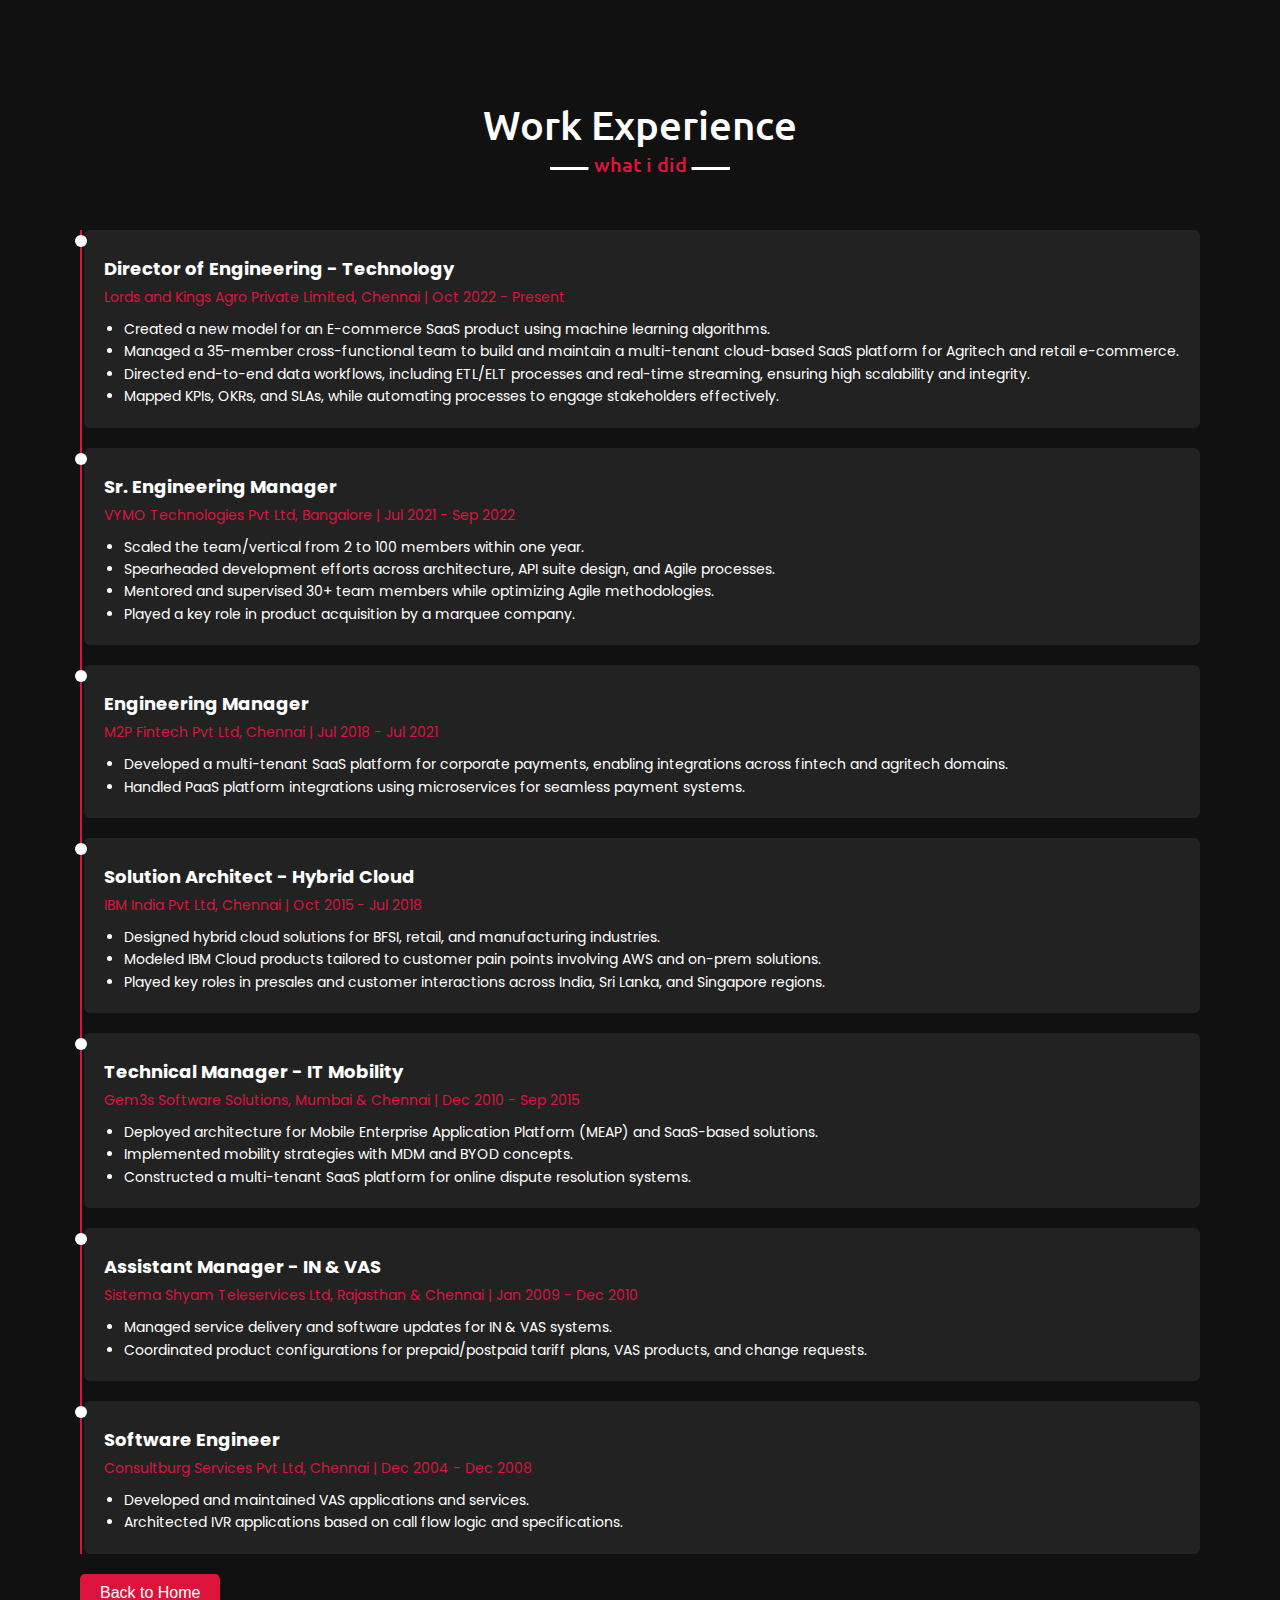
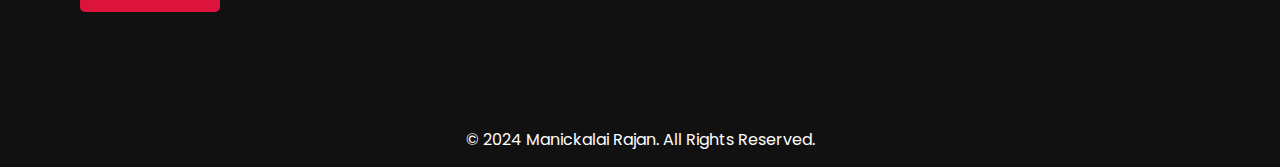
<file: experince.html>
<!DOCTYPE html>
<html lang="en">
<head>
    <meta charset="UTF-8">
    <meta name="viewport" content="width=device-width, initial-scale=1.0">
    <title>My Experience</title>
    <link rel="stylesheet" href="style.css">
    <link rel="stylesheet" href="https://cdnjs.cloudflare.com/ajax/libs/font-awesome/5.15.4/css/all.min.css">
</head>
<body>
    <!-- About Section -->
    <style>

    </style>
    <!-- Experience Section -->
   <!-- Work Experience Section -->
<!-- Work Experience Section -->
<section class="teams" id="skills">
    <div class="max-width">
        <h2 class="title">Work Experience</h2>
        <div class="timeline">
            <!-- Experience Item -->
            <div class="timeline-item">
                <h3>Director of Engineering - Technology</h3>
                <span>Lords and Kings Agro Private Limited, Chennai | Oct 2022 - Present</span>
                <ul>
                    <li>Created a new model for an E-commerce SaaS product using machine learning algorithms.</li>
                    <li>Managed a 35-member cross-functional team to build and maintain a multi-tenant cloud-based SaaS platform for Agritech and retail e-commerce.</li>
                    <li>Directed end-to-end data workflows, including ETL/ELT processes and real-time streaming, ensuring high scalability and integrity.</li>
                    <li>Mapped KPIs, OKRs, and SLAs, while automating processes to engage stakeholders effectively.</li>
                </ul>
            </div>
            <div class="timeline-item">
                <h3>Sr. Engineering Manager</h3>
                <span>VYMO Technologies Pvt Ltd, Bangalore | Jul 2021 - Sep 2022</span>
                <ul>
                    <li>Scaled the team/vertical from 2 to 100 members within one year.</li>
                    <li>Spearheaded development efforts across architecture, API suite design, and Agile processes.</li>
                    <li>Mentored and supervised 30+ team members while optimizing Agile methodologies.</li>
                    <li>Played a key role in product acquisition by a marquee company.</li>
                </ul>
            </div>
            <div class="timeline-item">
                <h3>Engineering Manager</h3>
                <span>M2P Fintech Pvt Ltd, Chennai | Jul 2018 - Jul 2021</span>
                <ul>
                    <li>Developed a multi-tenant SaaS platform for corporate payments, enabling integrations across fintech and agritech domains.</li>
                    <li>Handled PaaS platform integrations using microservices for seamless payment systems.</li>
                </ul>
            </div>
            <div class="timeline-item">
                <h3>Solution Architect - Hybrid Cloud</h3>
                <span>IBM India Pvt Ltd, Chennai | Oct 2015 - Jul 2018</span>
                <ul>
                    <li>Designed hybrid cloud solutions for BFSI, retail, and manufacturing industries.</li>
                    <li>Modeled IBM Cloud products tailored to customer pain points involving AWS and on-prem solutions.</li>
                    <li>Played key roles in presales and customer interactions across India, Sri Lanka, and Singapore regions.</li>
                </ul>
            </div>
            <div class="timeline-item">
                <h3>Technical Manager - IT Mobility</h3>
                <span>Gem3s Software Solutions, Mumbai & Chennai | Dec 2010 - Sep 2015</span>
                <ul>
                    <li>Deployed architecture for Mobile Enterprise Application Platform (MEAP) and SaaS-based solutions.</li>
                    <li>Implemented mobility strategies with MDM and BYOD concepts.</li>
                    <li>Constructed a multi-tenant SaaS platform for online dispute resolution systems.</li>
                </ul>
            </div>
            <div class="timeline-item">
                <h3>Assistant Manager - IN & VAS</h3>
                <span>Sistema Shyam Teleservices Ltd, Rajasthan & Chennai | Jan 2009 - Dec 2010</span>
                <ul>
                    <li>Managed service delivery and software updates for IN & VAS systems.</li>
                    <li>Coordinated product configurations for prepaid/postpaid tariff plans, VAS products, and change requests.</li>
                </ul>
            </div>
            <div class="timeline-item">
                <h3>Software Engineer</h3>
                <span>Consultburg Services Pvt Ltd, Chennai | Dec 2004 - Dec 2008</span>
                <ul>
                    <li>Developed and maintained VAS applications and services.</li>
                    <li>Architected IVR applications based on call flow logic and specifications.</li>
                </ul>
            </div>
           
        </div>
        <button onclick="window.location.href='index.html';">Back to Home</button>
    </div>
</section>

<!-- Button to go back to Home Page -->



<style>


button {
    background-color: crimson;
    color: white;
    border: none;
    padding: 10px 20px;
    cursor: pointer;
    font-size: 16px;
    border-radius: 5px;
    transition: background-color 0.3s;
}

button:hover {
    background-color: darkred;
}

    section .title::after{
    position: absolute;
    bottom: -8px;
    left: 50%;
    font-size: 20px;
    color: crimson;
    padding: 0 5px;
    background: #fff;
    transform: translateX(-50%);
}

.skills{
    background-color: #000;
}

.skills .title {
        color: #fff; /* Set the title text color to white */
    } 
   
.teams .title::after{
    background: #111;
    content: "what i did";
}

.timeline-item {
        background-color: #222; /* Set background to black */
        color: #fff; /* Set text color to white for better contrast */
        padding: 20px;
        border-radius: 6px;
    }

    .timeline-item h3 {
        font-size: 24px; /* Increase the font size of the job title */
        font-weight: bold;
    }

    .timeline-item span {
        font-size: 18px; /* Increase the font size of the company and date */
    }

    .timeline-item ul {
        font-size: 16px; /* Increase the font size of list items */
        line-height: 1.5;
    }
    
    /* Timeline Container */
.timeline {
    position: relative;
    margin: 20px 0;
    padding-left: 2px;
    border-left: 2px solid crimson;
}

/* Timeline Item */
.timeline-item {
    margin-bottom: 20px;
    position: relative;
    padding-left: 20px;
}

/* Timeline Bullet Point */
.timeline-item:before {
    content: '';
    position: absolute;
    left: -9px;
    top: 5px;
    width: 12px;
    height: 12px;
    background: #fff;
    border-radius: 50%;
}

/* Timeline Heading */
.timeline-item h3 {
    font-size: 18px;
    font-weight: bold;
    margin: 5px 0;
}

/* Timeline Subtext */
.timeline-item span {
    font-size: 14px;
    color: crimson;
    display: block;
    margin-bottom: 10px;
}

/* Timeline List */
.timeline-item ul {
    margin: 0;
    padding: 0;
    list-style: disc;
    padding-left: 20px;
}

.timeline-item ul li {
    font-size: 14px;
    line-height: 1.6;
    
}

/* Mobile View for Smaller Screens */
@media (max-width: 768px) {
    .timeline-item {
        padding: 15px;
    }

    .timeline-item h3 {
        font-size: 20px; /* Slightly smaller font size for mobile */
    }

    .timeline-item span {
        font-size: 16px; /* Adjust font size for mobile */
    }

    .timeline-item ul {
        font-size: 14px;
    }

    .timeline-item ul li {
        font-size: 14px;
    }

    section .title::after {
        font-size: 18px; /* Adjust for smaller screens */
    }

    /* Skills Section Adjustments */
    .skills .title {
        font-size: 22px;
    }
}

@media (max-width: 480px) {
    .timeline-item {
        padding: 10px; /* Reduce padding further on very small screens */
    }

    .timeline-item h3 {
        font-size: 18px; /* Smaller font size for mobile */
    }

    .timeline-item span {
        font-size: 14px; /* Further adjust font size */
    }

    .timeline-item ul li {
        font-size: 13px; /* Adjust list item font size for small screens */
    }

    section .title::after {
        font-size: 16px; /* Adjust for very small screens */
    }

    /* Skills Section Adjustments for Small Screens */
    .skills .title {
        font-size: 20px;
    }
}


</style>

    <!-- Footer -->
    <footer>
        <div class="max-width">
            <div class="footer-content">
                <p>© 2024 Manickalai Rajan. All Rights Reserved.</p>
            </div>
        </div>
    </footer>
</body>
</html>
</file>
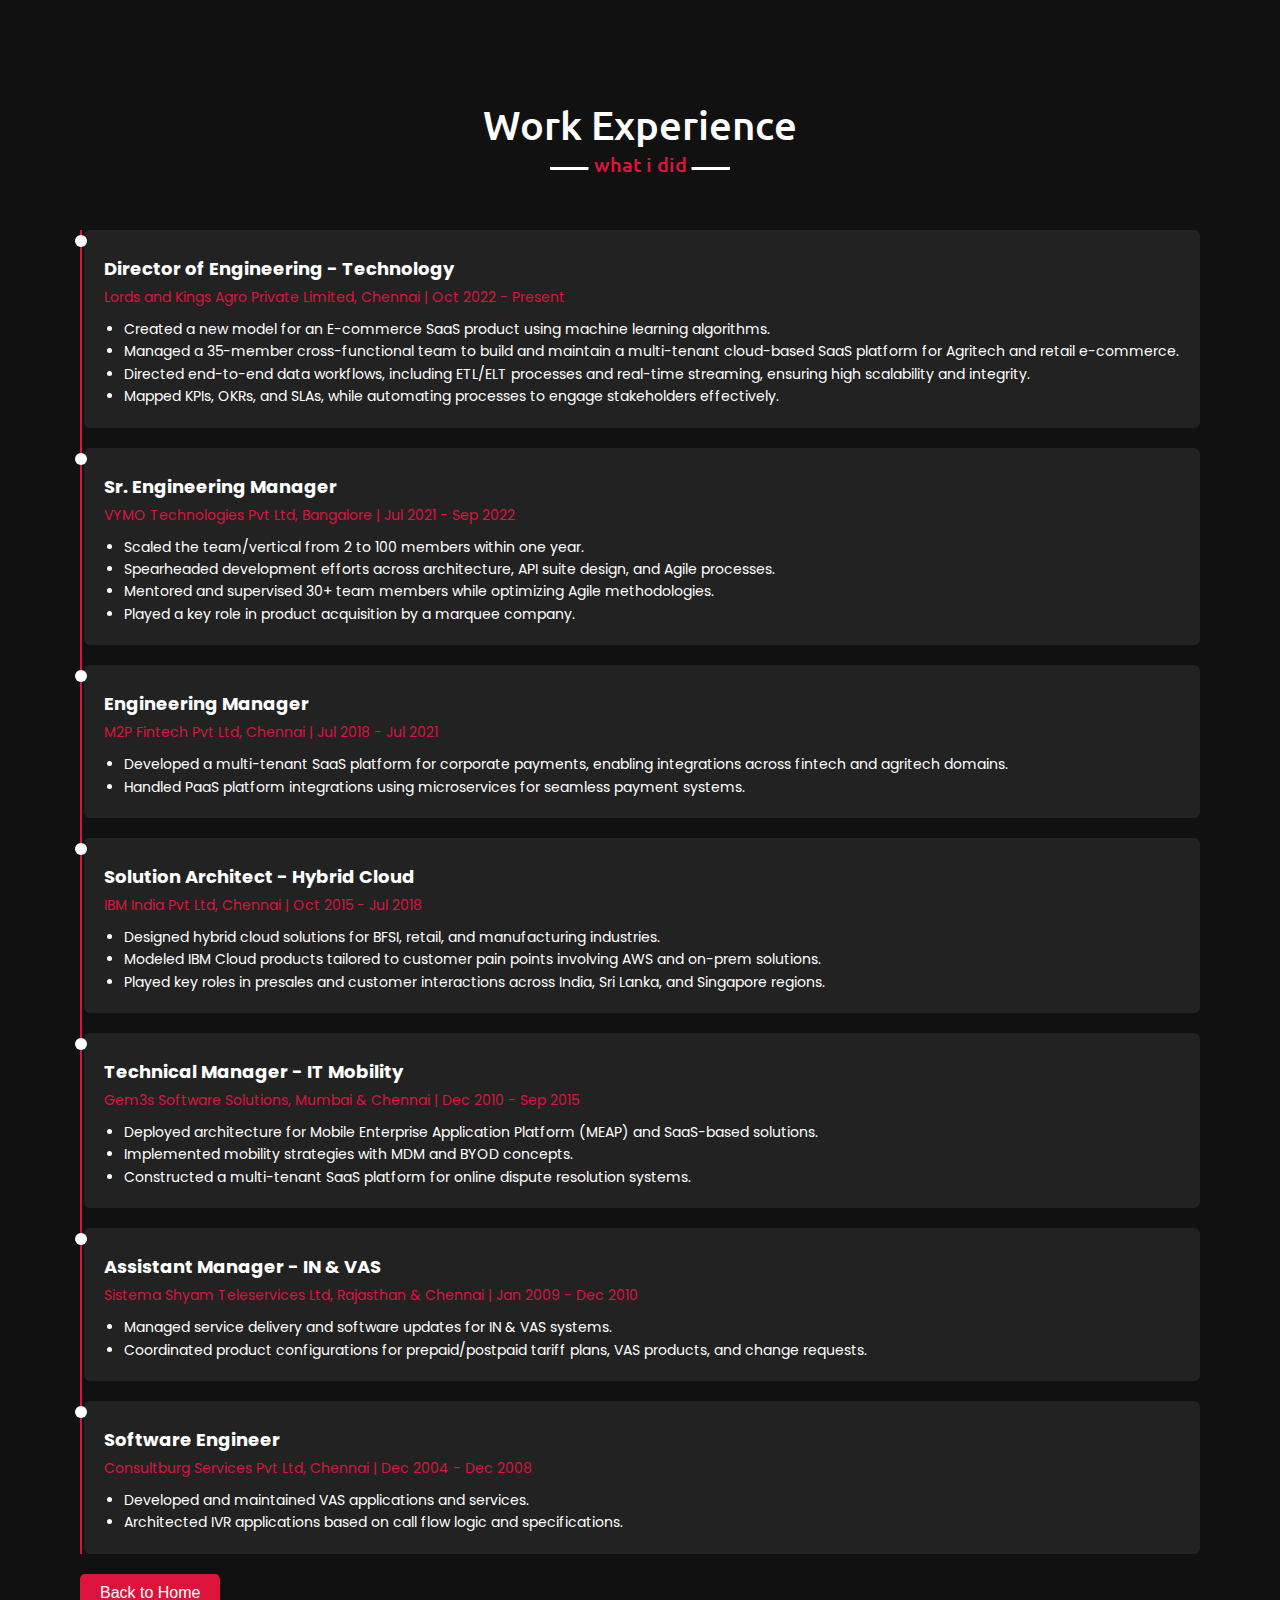
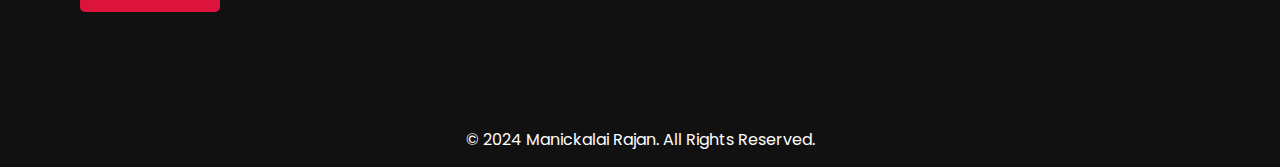
<file: experinec.html>
<!DOCTYPE html>
<html lang="en">
<head>
    <meta charset="UTF-8">
    <meta name="viewport" content="width=device-width, initial-scale=1.0">
    <title>My Experience</title>
    <link rel="stylesheet" href="style.css">
    <link rel="stylesheet" href="https://cdnjs.cloudflare.com/ajax/libs/font-awesome/5.15.4/css/all.min.css">
</head>
<body>
    <!-- About Section -->
    <style>

    </style>
    <!-- Experience Section -->
   <!-- Work Experience Section -->
<!-- Work Experience Section -->
<section class="teams" id="skills">
    <div class="max-width">
        <h2 class="title">Work Experience</h2>
        <div class="timeline">
            <!-- Experience Item -->
            <div class="timeline-item">
                <h3>Director of Engineering - Technology</h3>
                <span>Lords and Kings Agro Private Limited, Chennai | Oct 2022 - Present</span>
                <ul>
                    <li>Created a new model for an E-commerce SaaS product using machine learning algorithms.</li>
                    <li>Managed a 35-member cross-functional team to build and maintain a multi-tenant cloud-based SaaS platform for Agritech and retail e-commerce.</li>
                    <li>Directed end-to-end data workflows, including ETL/ELT processes and real-time streaming, ensuring high scalability and integrity.</li>
                    <li>Mapped KPIs, OKRs, and SLAs, while automating processes to engage stakeholders effectively.</li>
                </ul>
            </div>
            <div class="timeline-item">
                <h3>Sr. Engineering Manager</h3>
                <span>VYMO Technologies Pvt Ltd, Bangalore | Jul 2021 - Sep 2022</span>
                <ul>
                    <li>Scaled the team/vertical from 2 to 100 members within one year.</li>
                    <li>Spearheaded development efforts across architecture, API suite design, and Agile processes.</li>
                    <li>Mentored and supervised 30+ team members while optimizing Agile methodologies.</li>
                    <li>Played a key role in product acquisition by a marquee company.</li>
                </ul>
            </div>
            <div class="timeline-item">
                <h3>Engineering Manager</h3>
                <span>M2P Fintech Pvt Ltd, Chennai | Jul 2018 - Jul 2021</span>
                <ul>
                    <li>Developed a multi-tenant SaaS platform for corporate payments, enabling integrations across fintech and agritech domains.</li>
                    <li>Handled PaaS platform integrations using microservices for seamless payment systems.</li>
                </ul>
            </div>
            <div class="timeline-item">
                <h3>Solution Architect - Hybrid Cloud</h3>
                <span>IBM India Pvt Ltd, Chennai | Oct 2015 - Jul 2018</span>
                <ul>
                    <li>Designed hybrid cloud solutions for BFSI, retail, and manufacturing industries.</li>
                    <li>Modeled IBM Cloud products tailored to customer pain points involving AWS and on-prem solutions.</li>
                    <li>Played key roles in presales and customer interactions across India, Sri Lanka, and Singapore regions.</li>
                </ul>
            </div>
            <div class="timeline-item">
                <h3>Technical Manager - IT Mobility</h3>
                <span>Gem3s Software Solutions, Mumbai & Chennai | Dec 2010 - Sep 2015</span>
                <ul>
                    <li>Deployed architecture for Mobile Enterprise Application Platform (MEAP) and SaaS-based solutions.</li>
                    <li>Implemented mobility strategies with MDM and BYOD concepts.</li>
                    <li>Constructed a multi-tenant SaaS platform for online dispute resolution systems.</li>
                </ul>
            </div>
            <div class="timeline-item">
                <h3>Assistant Manager - IN & VAS</h3>
                <span>Sistema Shyam Teleservices Ltd, Rajasthan & Chennai | Jan 2009 - Dec 2010</span>
                <ul>
                    <li>Managed service delivery and software updates for IN & VAS systems.</li>
                    <li>Coordinated product configurations for prepaid/postpaid tariff plans, VAS products, and change requests.</li>
                </ul>
            </div>
            <div class="timeline-item">
                <h3>Software Engineer</h3>
                <span>Consultburg Services Pvt Ltd, Chennai | Dec 2004 - Dec 2008</span>
                <ul>
                    <li>Developed and maintained VAS applications and services.</li>
                    <li>Architected IVR applications based on call flow logic and specifications.</li>
                </ul>
            </div>
           
        </div>
        <button onclick="window.location.href='bro.html';">Back to Home</button>
    </div>
</section>

<!-- Button to go back to Home Page -->



<style>


button {
    background-color: crimson;
    color: white;
    border: none;
    padding: 10px 20px;
    cursor: pointer;
    font-size: 16px;
    border-radius: 5px;
    transition: background-color 0.3s;
}

button:hover {
    background-color: darkred;
}

    section .title::after{
    position: absolute;
    bottom: -8px;
    left: 50%;
    font-size: 20px;
    color: crimson;
    padding: 0 5px;
    background: #fff;
    transform: translateX(-50%);
}

.skills{
    background-color: #000;
}

.skills .title {
        color: #fff; /* Set the title text color to white */
    } 
   
.teams .title::after{
    background: #111;
    content: "what i did";
}

.timeline-item {
        background-color: #222; /* Set background to black */
        color: #fff; /* Set text color to white for better contrast */
        padding: 20px;
        border-radius: 6px;
    }

    .timeline-item h3 {
        font-size: 24px; /* Increase the font size of the job title */
        font-weight: bold;
    }

    .timeline-item span {
        font-size: 18px; /* Increase the font size of the company and date */
    }

    .timeline-item ul {
        font-size: 16px; /* Increase the font size of list items */
        line-height: 1.5;
    }
    
    /* Timeline Container */
.timeline {
    position: relative;
    margin: 20px 0;
    padding-left: 2px;
    border-left: 2px solid crimson;
}

/* Timeline Item */
.timeline-item {
    margin-bottom: 20px;
    position: relative;
    padding-left: 20px;
}

/* Timeline Bullet Point */
.timeline-item:before {
    content: '';
    position: absolute;
    left: -9px;
    top: 5px;
    width: 12px;
    height: 12px;
    background: #fff;
    border-radius: 50%;
}

/* Timeline Heading */
.timeline-item h3 {
    font-size: 18px;
    font-weight: bold;
    margin: 5px 0;
}

/* Timeline Subtext */
.timeline-item span {
    font-size: 14px;
    color: crimson;
    display: block;
    margin-bottom: 10px;
}

/* Timeline List */
.timeline-item ul {
    margin: 0;
    padding: 0;
    list-style: disc;
    padding-left: 20px;
}

.timeline-item ul li {
    font-size: 14px;
    line-height: 1.6;
    
}

</style>

    <!-- Footer -->
    <footer>
        <div class="max-width">
            <div class="footer-content">
                <p>© 2024 Manickalai Rajan. All Rights Reserved.</p>
            </div>
        </div>
    </footer>
</body>
</html>
</file>
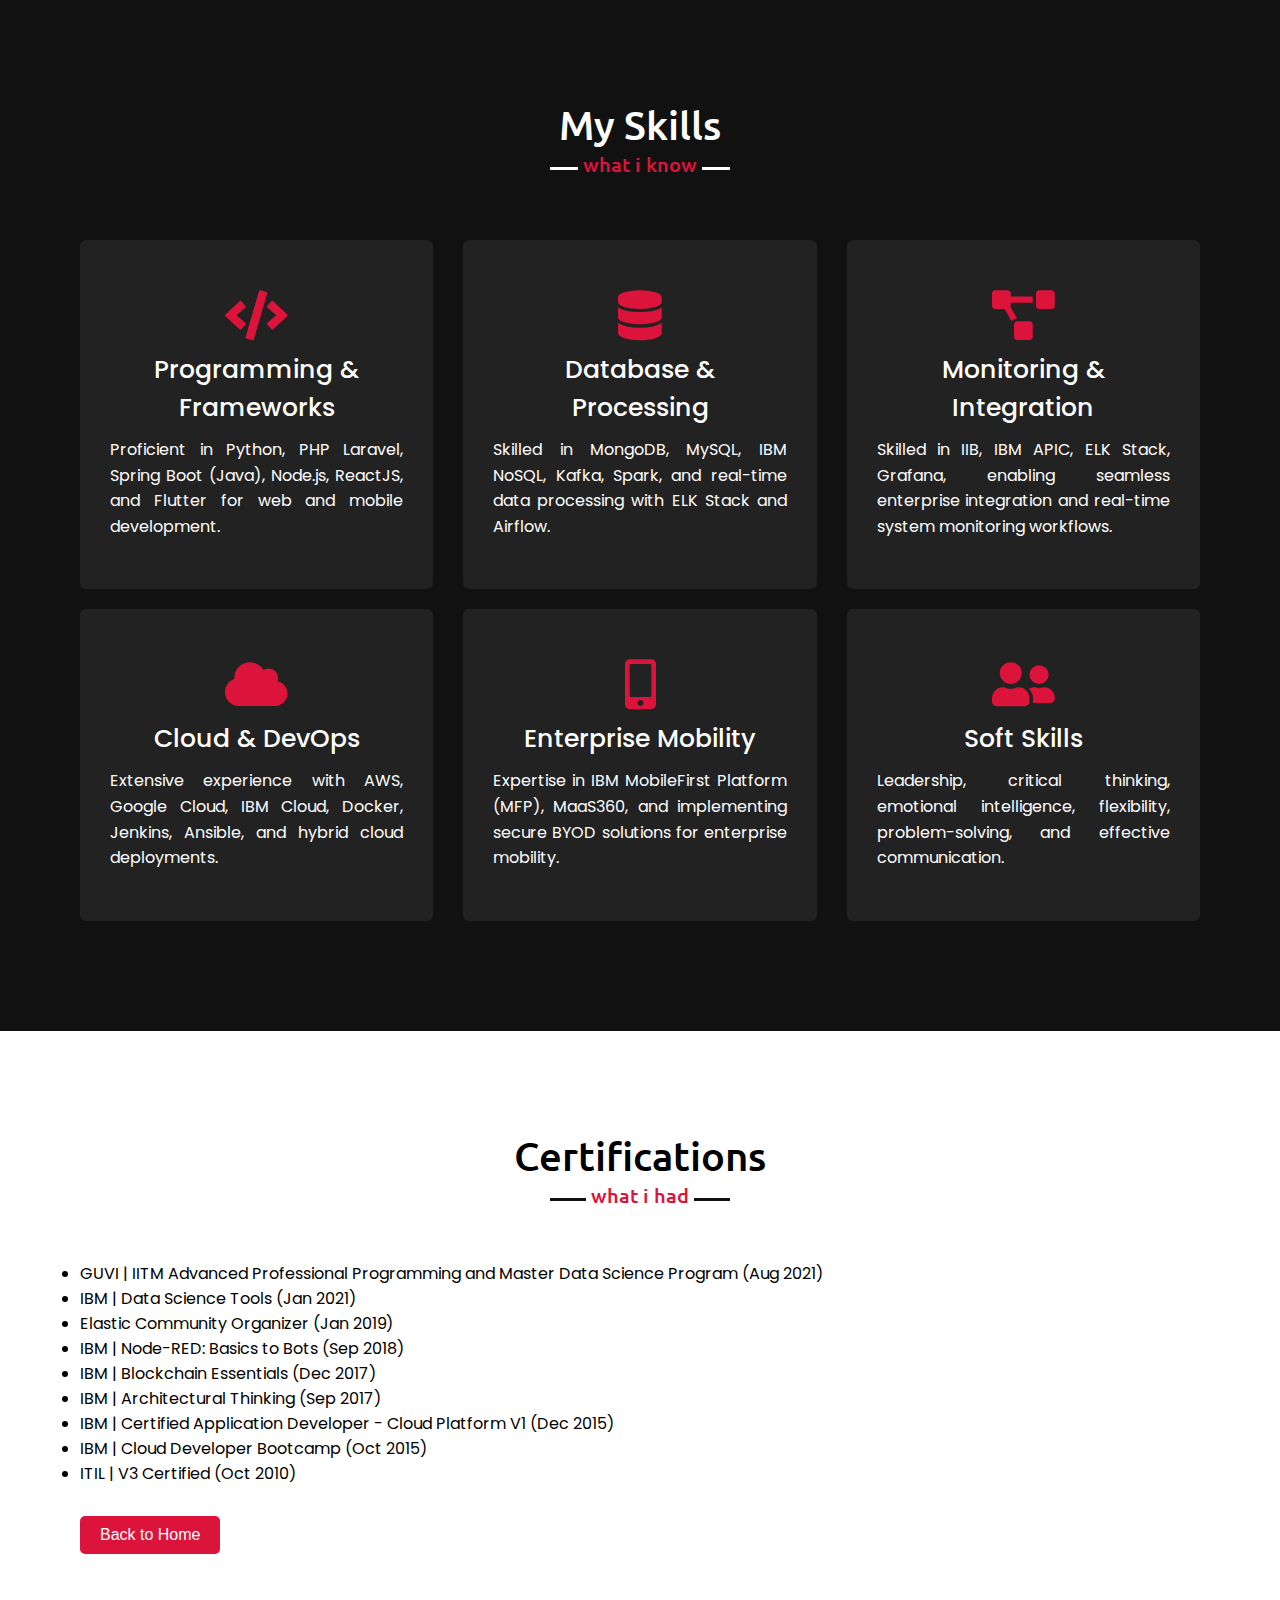
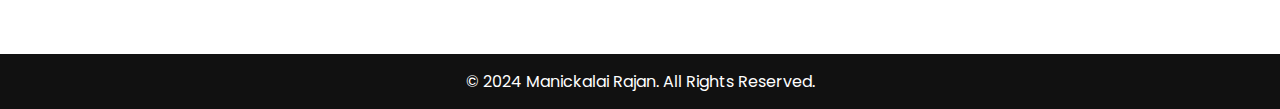
<file: skills.html>
<!DOCTYPE html>
<html lang="en">
<head>
    <meta charset="UTF-8">
    <meta name="viewport" content="width=device-width, initial-scale=1.0">
    <title>My Skills</title>
    <link rel="stylesheet" href="style.css">
    <link rel="stylesheet" href="https://cdnjs.cloudflare.com/ajax/libs/font-awesome/5.15.4/css/all.min.css">
</head>
<body>
    
<style>
    /* services section styling */
.services, .teams{
    color:#fff;
    background: #111;
}
.services .title::before,
.teams .title::before{
    background: #fff;
}
.services .title::after,
.teams .title::after{
    background: #111;
    content: "what i provide";
}
.services .serv-content .card{
    width: calc(33% - 20px);
    background: #222;
    text-align: center;
    border-radius: 6px;
    padding: 50px 25px;
    cursor: pointer;
    transition: all 0.3s ease;
}
.services .serv-content .card:hover{
    background: crimson;
}
.services .serv-content .card .box{
    transition: all 0.3s ease;
}
.services .serv-content .card:hover .box{
    transform: scale(1.05);
}
.services .serv-content .card i{
    font-size: 50px;
    color: crimson;
    transition: color 0.3s ease;
}
.services .serv-content .card:hover i{
    color: #fff;
    text-align: justify;
}
.services .serv-content .card .text{
    font-size: 25px;
    font-weight: 500;
    margin: 10px 0 7px 0;
}

</style>
    <!-- skills section start -->
<!-- Skills Section -->
<section class="services" id="skills">
    <div class="max-width">
        <h2 class="title">My Skills</h2>
        <div class="serv-content">
            <!-- Programming & Frameworks -->
            <div class="card">
                <div class="box">
                    <i class="fas fa-code"></i>
                    <div class="text">Programming & Frameworks</div>
                    <p>
                        Proficient in Python, PHP Laravel, Spring Boot (Java), Node.js, ReactJS, and Flutter for web and mobile development.
                    </p>
                </div>
            </div>
            <!-- Database & Processing -->
            <div class="card">
                <div class="box">
                    <i class="fas fa-database"></i>
                    <div class="text">Database & Processing</div>
                    <p>
                        Skilled in MongoDB, MySQL, IBM NoSQL, Kafka, Spark, and real-time data processing with ELK Stack and Airflow.
                    </p>
                </div>
            </div>

            <!-- Monitoring & Integration -->
            <div class="card">
                <div class="box">
                    <i class="fas fa-project-diagram"></i>
                    <div class="text">Monitoring & Integration</div>
                    <p>
                        Skilled in IIB, IBM APIC, ELK Stack, Grafana, enabling seamless enterprise integration and real-time system monitoring workflows.
                    </p>
                </div>
                    
                </div>

            <!-- Cloud & DevOps -->
            <div class="card">
                <div class="box">
                    <i class="fas fa-cloud"></i>
                    <div class="text">Cloud & DevOps</div>
                    <p>
                        Extensive experience with AWS, Google Cloud, IBM Cloud, Docker, Jenkins, Ansible, and hybrid cloud deployments.
                    </p>
                </div>
            </div>
            <!-- Enterprise Mobility -->
            <div class="card">
                <div class="box">
                    <i class="fas fa-mobile-alt"></i>
                    <div class="text">Enterprise Mobility</div>
                    <p>
                        Expertise in IBM MobileFirst Platform (MFP), MaaS360, and implementing secure BYOD solutions for enterprise mobility.
                    </p>
                </div>
            </div>
            
            
            <!-- Soft Skills -->
            <div class="card">
                <div class="box">
                    <i class="fas fa-user-friends"></i>
                    <div class="text">Soft Skills</div>
                    <p>
                        Leadership, critical thinking, emotional intelligence, flexibility, problem-solving, and effective communication.
                    </p>
                </div>
            </div>
        </div>
        
    </div>
</section>


<section class="about" id="about">
    <div class="max-width">
        <h2 class="title">Certifications</h2>
        <ul>
            <li>GUVI | IITM Advanced Professional Programming and Master Data Science Program (Aug 2021)</li>
            <li>IBM | Data Science Tools (Jan 2021)</li>
            <li>Elastic Community Organizer (Jan 2019)</li>
            <li>IBM | Node-RED: Basics to Bots (Sep 2018)</li>
            <li>IBM | Blockchain Essentials (Dec 2017)</li>
            <li>IBM | Architectural Thinking (Sep 2017)</li>
            <li>IBM | Certified Application Developer - Cloud Platform V1 (Dec 2015)</li>
            <li>IBM | Cloud Developer Bootcamp (Oct 2015)</li>
            <li>ITIL | V3 Certified (Oct 2010)</li>
        </ul>
        <!-- Button with additional styling for spacing -->
        <div class="button-container">
            <button onclick="window.location.href='index.html';">Back to Home</button>
        </div>
    </div>
</section>

<style>
     .button-container {
        margin-top: 30px; /* Adjust this value to push the button further down */
        text-align: left; /* Center align the button */
    }

    .button-container button {
        padding: 10px 20px; /* Adjust the padding to make the button look good */
        background-color: crimson; /* Set background color */
        color: white; /* Text color */
        border: none;
        border-radius: 5px;
        cursor: pointer;
        font-size: 16px;
    }

    .button-container button:hover {
        background-color:  darkred;/* Darker shade on hover */
    }

.about .title::after{
    content: "what i had";
}
.about .about-content .left{
    width: 45%;
}
.about .about-content .left img{
    height: 400px;
    width: 400px;
    object-fit: cover;
    border-radius: 6px;
}
.about .about-content .right{
    width: 55%;
}
.about .about-content .right .text{
    font-size: 25px;
    font-weight: 600;
    margin-bottom: 10px;
}
.about .about-content .right .text span{
    color: crimson;
}
.about .about-content .right p{
    text-align: justify;
}
.about .about-content .right a{
    display: inline-block;
    background: crimson;
    color: #fff;
    font-size: 20px;
    font-weight: 500;
    padding: 10px 30px;
    margin-top: 20px;
    border-radius: 6px;
    border: 2px solid crimson;
    transition: all 0.3s ease;
}
.about .about-content .right a:hover{
    color: crimson;
    background: none;
}

button {
    background-color: crimson;
    color: white;
    border: none;
    padding: 10px 20px;
    cursor: pointer;
    font-size: 16px;
    border-radius: 5px;
    transition: background-color 0.3s;
}

button:hover {
    background-color: darkred;
}
    .services, .teams {
        color: #fff;
        background: #111;
    }
    .services .title::before,
    .teams .title::before {
        background: #fff;
    }
    .services .title::after,
    .teams .title::after {
        background: #111;
        content: "what i know";
    }
    .services .serv-content {
        display: flex;
        flex-wrap: wrap;
        justify-content: space-between;
    }
    .services .serv-content .card {
        width: calc(33.33% - 20px); /* Ensures equal width for all cards */
        background: #222;
        text-align: center;
        border-radius: 6px;
        padding: 50px 30px;
        margin: 10px 0; /* Adds equal spacing above and below the cards */
        box-sizing: border-box;
        height: auto; /* Ensures equal height based on content */
        display: flex;
        flex-direction: column;
        justify-content: space-between;
        cursor: pointer;
        transition: all 0.3s ease;
    }
    .services .serv-content .card:hover {
        background: crimson;
    }
    .services .serv-content .card .box {
        transition: all 0.3s ease;
    }
    .services .serv-content .card:hover .box {
        transform: scale(1.05);
    }
    .services .serv-content .card i {
        font-size: 50px;
        color: crimson;
        transition: color 0.3s ease;
    }
    .services .serv-content .card:hover i {
        color: #fff;
    }
    .services .serv-content .card .text {
        font-size: 25px;
        font-weight: 500;
        margin: 10px 0 7px 0;
    }
    .services .serv-content .card p {
        text-align: justify; /* Ensures justified alignment for paragraph text */
        font-size: 16px;
        line-height: 1.6;
        margin-top: 10px;
    }

    /* Mobile Responsive */
@media (max-width: 768px) {
    .services .serv-content .card {
        width: calc(50% - 20px); /* 2 cards per row on tablet/medium devices */
        padding: 40px 20px; /* Adjust padding for mobile */
    }

    .services .serv-content .card i {
        font-size: 40px; /* Slightly smaller icons for mobile */
    }

    .services .serv-content .card .text {
        font-size: 20px; /* Adjust text size for mobile */
    }

    .services .serv-content .card p {
        font-size: 14px; /* Adjust paragraph text size for mobile */
    }
}

@media (max-width: 480px) {
    .services .serv-content .card {
        width: 100%; /* 1 card per row on small screens */
        padding: 30px 15px; /* Adjust padding for smaller screens */
    }

    .services .serv-content .card i {
        font-size: 35px; /* Smaller icons for very small screens */
    }

    .services .serv-content .card .text {
        font-size: 18px; /* Adjust text size further for very small screens */
    }

    .services .serv-content .card p {
        font-size: 13px; /* Adjust paragraph text size for very small screens */
    }
}

</style>


    <!-- Footer -->
    <footer>
        <div class="max-width">
            <div class="footer-content">
                <p>© 2024 Manickalai Rajan. All Rights Reserved.</p>
            </div>
        </div>
    </footer>
</body>
</html>
</file>
<file: style.css>
/*  import google fonts */
@import url('https://fonts.googleapis.com/css2?family=Poppins:wght@400;500;600;700&family=Ubuntu:wght@400;500;700&display=swap');

*{
    margin: 0;
    padding: 0;
    box-sizing: border-box;
    text-decoration: none;
}
html{
    scroll-behavior: smooth;
}

/* custom scroll bar */
::-webkit-scrollbar {
    width: 10px;
}
::-webkit-scrollbar-track {
    background: #f1f1f1;
}
::-webkit-scrollbar-thumb {
    background: #888;
}

::-webkit-scrollbar-thumb:hover {
    background: #555;
}

/* all similar content styling codes */
section{
    padding: 100px 0;
}
.max-width{
    max-width: 1300px;
    padding: 0 80px;
    margin: auto;
}
.about, .services, .skills, .teams, .contact, footer{
    font-family: 'Poppins', sans-serif;
}
.about .about-content,
.services .serv-content,
.skills .skills-content,
.contact .contact-content{
    display: flex;
    flex-wrap: wrap;
    align-items: center;
    justify-content: space-between;
}
section .title{
    position: relative;
    text-align: center;
    font-size: 40px;
    font-weight: 500;
    margin-bottom: 60px;
    padding-bottom: 20px;
    font-family: 'Ubuntu', sans-serif;
}
section .title::before{
    content: "";
    position: absolute;
    bottom: 0px;
    left: 50%;
    width: 180px;
    height: 3px;
    background: #111;
    transform: translateX(-50%);
}
section .title::after{
    position: absolute;
    bottom: -8px;
    left: 50%;
    font-size: 20px;
    color: crimson;
    padding: 0 5px;
    background: #fff;
    transform: translateX(-50%);
}

/* navbar styling */
.navbar{
    position: fixed;
    width: 100%;
    z-index: 999;
    padding: 30px 0;
    font-family: 'Ubuntu', sans-serif;
    transition: all 0.3s ease;
}
.navbar.sticky{
    padding: 15px 0;
    background: crimson;
}
.navbar .max-width{
    display: flex;
    align-items: center;
    justify-content: space-between;
}
.navbar .logo a{
    color: #fff;
    font-size: 35px;
    font-weight: 600;
}
.navbar .logo a span{
    color: crimson;
    transition: all 0.3s ease;
}
.navbar.sticky .logo a span{
    color: #fff;
}
.navbar .menu li{
    list-style: none;
    display: inline-block;
}
.navbar .menu li a{
    display: block;
    color: #fff;
    font-size: 18px;
    font-weight: 500;
    margin-left: 25px;
    transition: color 0.3s ease;
}
.navbar .menu li a:hover{
    color: crimson;
}
.navbar.sticky .menu li a:hover{
    color: #fff;
}

/* menu btn styling */
.menu-btn{
    color: #fff;
    font-size: 23px;
    cursor: pointer;
    display: none;
}
.scroll-up-btn{
    position: fixed;
    height: 45px;
    width: 42px;
    background: crimson;
    right: 30px;
    bottom: 10px;
    text-align: center;
    line-height: 45px;
    color: #fff;
    z-index: 9999;
    font-size: 30px;
    border-radius: 6px;
    border-bottom-width: 2px;
    cursor: pointer;
    opacity: 0;
    pointer-events: none;
    transition: all 0.3s ease;
}
.scroll-up-btn.show{
    bottom: 30px;
    opacity: 1;
    pointer-events: auto;
}
.scroll-up-btn:hover{
    filter: brightness(90%);
}


/* home section styling */
.home{
    display: flex;
    background: url("images/newbanner.jpg") no-repeat center;
    height: 100vh;
    color: #fff;
    min-height: 500px;
    background-size: cover;
    background-attachment: fixed;
    font-family: 'Ubuntu', sans-serif;
}
.home .max-width{
  width: 100%;
  display: flex;
}
.home .max-width .row{
  margin-right: 0;
}
.home .home-content .text-1{
    font-size: 27px;
}
.home .home-content .text-2{
    font-size: 75px;
    font-weight: 600;
    margin-left: -3px;
}
.home .home-content .text-3{
    font-size: 40px;
    margin: 5px 0;
}
.home .home-content .text-3 span{
    color: crimson;
    font-weight: 500;
}
.home .home-content a{
    display: inline-block;
    background: crimson;
    color: #fff;
    font-size: 25px;
    padding: 12px 36px;
    margin-top: 20px;
    font-weight: 400;
    border-radius: 6px;
    border: 2px solid crimson;
    transition: all 0.3s ease;
}
.home .home-content a:hover{
    color: crimson;
    background: none;
}

/* about section styling */
.about .title::after{
    content: "who i am";
}
.about .about-content .left{
    width: 45%;
}
.about .about-content .left img{
    height: 400px;
    width: 400px;
    object-fit: cover;
    border-radius: 6px;
}
.about .about-content .right{
    width: 55%;
}
.about .about-content .right .text{
    font-size: 25px;
    font-weight: 600;
    margin-bottom: 10px;
}
.about .about-content .right .text span{
    color: crimson;
}
.about .about-content .right p{
    text-align: justify;
}
.about .about-content .right a{
    display: inline-block;
    background: crimson;
    color: #fff;
    font-size: 20px;
    font-weight: 500;
    padding: 10px 30px;
    margin-top: 20px;
    border-radius: 6px;
    border: 2px solid crimson;
    transition: all 0.3s ease;
}
.about .about-content .right a:hover{
    color: crimson;
    background: none;
}

/* services section styling */
.services, .teams{
    color:#fff;
    background: #111;
}
.services .title::before,
.teams .title::before{
    background: #fff;
}
.services .title::after,
.teams .title::after{
    background: #111;
    content: "what i provide";
}
.services .serv-content .card{
    width: calc(33% - 20px);
    background: #222;
    text-align: center;
    border-radius: 6px;
    padding: 50px 25px;
    cursor: pointer;
    transition: all 0.3s ease;
}
.services .serv-content .card:hover{
    background: crimson;
}
.services .serv-content .card .box{
    transition: all 0.3s ease;
}
.services .serv-content .card:hover .box{
    transform: scale(1.05);
}
.services .serv-content .card i{
    font-size: 50px;
    color: crimson;
    transition: color 0.3s ease;
}
.services .serv-content .card:hover i{
    color: #fff;
}
.services .serv-content .card .text{
    font-size: 25px;
    font-weight: 500;
    margin: 10px 0 7px 0;
    
}
.services .serv-content .card p {
    text-align: justify; /* Ensures justified alignment for paragraph text */
    font-size: 16px;
    line-height: 1.6;
    margin-top: 10px;
}

/* skills section styling */

.skills .title::after{
    content: "what i proven";
}
.skills .skills-content .column{
    width: calc(50% - 30px);
}
.skills .skills-content .left .text{
    font-size: 20px;
    font-weight: 600;
    margin-bottom: 10px;
}
.skills .skills-content .left p{
    text-align: justify;
}
.skills .skills-content .left a{
    display: inline-block;
    background: crimson;
    color: #fff;
    font-size: 18px;
    font-weight: 500;
    padding: 8px 16px;
    margin-top: 20px;
    border-radius: 6px;
    border: 2px solid crimson;
    transition: all 0.3s ease;
}
.skills .skills-content .left a:hover{
    color: crimson;
    background: none;
}
.skills .skills-content .right .bars {
    margin-bottom: 5px;
    background-color: red; /* Sets the background of the bars to red */
    border: 1px solid crimson; /* Optional: Adds a crimson border for better visibility */
}

.skills .skills-content .right .info{
    display: flex;
    margin-bottom: 5px;
    align-items: center;
    justify-content: space-between;
}
.skills .skills-content .right span{
    font-weight: 500;
    font-size: 18px;
}
.skills .skills-content .right .line{
    height: 5px;
    width: 100%;
    background: lightgrey;
    position: relative;
}
.skills .skills-content .right .line::before{
    content: "";
    position: absolute;
    height: 100%;
    left: 0;
    top: 0;
    background: crimson;
}
.skills-content .right .html::before{
    width: 90%;
}
.skills-content .right .css::before{
    width: 60%;
}
.skills-content .right .js::before{
    width: 80%;
}

.skills-content .right .Hybrid Cloud Solutions::before{
    width: 50%;
}
.skills-content .right .Microservices::before{
    width: 70%;
}
.skills .skills-content .right .text{
    font-size: 20px;
    font-weight: 600;
    margin-bottom: 10px;
}
.skills .skills-content .right a{
    display: inline-block;
    background: crimson;
    color: #fff;
    font-size: 18px;
    font-weight: 500;
    padding: 8px 16px;
    margin-top: 20px;
    border-radius: 6px;
    border: 2px solid crimson;
    transition: all 0.3s ease;
}
.skills .skills-content .right a:hover{
    color: crimson;
    background: none;
}

/* teams section styling */
.teams .title::after{
    content: "what i built";
}
.teams .carousel .card{
    background: #222;
    border-radius: 6px;
    padding: 25px 35px;
    text-align: center;
    overflow: hidden;
    transition: all 0.3s ease;
}
.teams .carousel .card:hover{
    background: crimson;
}
.teams .carousel .card .box{
    display: flex;
    flex-direction: column;
    align-items: center;
    justify-content: center;
    transition: all 0.3s ease;
}
.teams .carousel .card:hover .box{
    transform: scale(1.05);
}
.teams .carousel .card .text{
    font-size: 25px;
    font-weight: 500;
    margin: 10px 0 7px 0;
}

.teams .carousel  .card p {
    text-align: justify; /* Ensures justified alignment for paragraph text */
    font-size: 16px;
    line-height: 1.6;
    margin-top: 10px;
}
.teams .carousel .card img{
    height: 150px;
    width: 150px;
    object-fit: cover;
    border-radius: 50%;
    border: 5px solid crimson;
    transition: all 0.3s ease;
}
.teams .carousel .card:hover img{
    border-color: #fff;
}
.owl-dots{
    text-align: center;
    margin-top: 20px;
}
.owl-dot{
    height: 13px;
    width: 13px;
    margin: 0 5px;
    outline: none!important;
    border-radius: 50%;
    border: 2px solid crimson!important;
    transition: all 0.3s ease;
}
.owl-dot.active{
    width: 35px;
    border-radius: 14px;
}
.owl-dot.active,
.owl-dot:hover{
    background: crimson!important;
}

/* contact section styling */
.contact .title::after{
    content: "get in touch";
}
.contact .contact-content .column{
    width: calc(50% - 30px);
}
.contact .contact-content .text{
    font-size: 20px;
    font-weight: 600;
    margin-bottom: 10px;
}
.contact .contact-content .left p{
    text-align: justify;
}
.contact .contact-content .left .icons{
    margin: 10px 0;
}
.contact .contact-content .row{
    display: flex;
    height: 65px;
    align-items: center;
}
.contact .contact-content .row .info{
    margin-left: 30px;
}
.contact .contact-content .row i{
    font-size: 25px;
    color: crimson;
}
.contact .contact-content .info .head{
    font-weight: 500;
}
.contact .contact-content .info .sub-title{
    color: #333;
}
.contact .right form .fields{
    display: flex;
}
.contact .right form .field,
.contact .right form .fields .field{
    height: 45px;
    width: 100%;
    margin-bottom: 15px;
}
.contact .right form .textarea{
    height: 80px;
    width: 100%;
}
.contact .right form .name{
    margin-right: 10px;
}
.contact .right form .field input,
.contact .right form .textarea textarea{
    height: 100%;
    width: 100%;
    border: 1px solid lightgrey;
    border-radius: 6px;
    outline: none;
    padding: 0 15px;
    font-size: 17px;
    font-family: 'Poppins', sans-serif;
    transition: all 0.3s ease;
}
.contact .right form .field input:focus,
.contact .right form .textarea textarea:focus{
    border-color: #b3b3b3;
}
.contact .right form .textarea textarea{
  padding-top: 10px;
  resize: none;
}
.contact .right form .button-area{
  display: flex;
  align-items: center;
}
.right form .button-area button{
  color: #fff;
  display: block;
  width: 160px!important;
  height: 45px;
  outline: none;
  font-size: 18px;
  font-weight: 500;
  border-radius: 6px;
  cursor: pointer;
  flex-wrap: nowrap;
  background: crimson;
  border: 2px solid crimson;
  transition: all 0.3s ease;
}
.right form .button-area button:hover{
  color: crimson;
  background: none;
}
/* footer section styling */
footer{
    background: #111;
    padding: 15px 23px;
    color: #fff;
    text-align: center;
}
footer span a{
    color: crimson;
    text-decoration: none;
}
footer span a:hover{
    text-decoration: underline;
}




/* responsive media query start */
@media (max-width: 1104px) {
    .about .about-content .left img{
        height: 350px;
        width: 350px;
    }
}

@media (max-width: 991px) {
    .max-width{
        padding: 0 50px;
    }
}
@media (max-width: 947px){
    .menu-btn{
        display: block;
        z-index: 999;
    }
    .menu-btn i.active:before{
        content: "\f00d";
    }
    .navbar .menu{
        position: fixed;
        height: 100vh;
        width: 100%;
        left: -100%;
        top: 0;
        background: #111;
        text-align: center;
        padding-top: 80px;
        transition: all 0.3s ease;
    }
    .navbar .menu.active{
        left: 0;
    }
    .navbar .menu li{
        display: block;
    }
    .navbar .menu li a{
        display: inline-block;
        margin: 20px 0;
        font-size: 25px;
    }
    .home .home-content .text-2{
        font-size: 70px;
    }
    .home .home-content .text-3{
        font-size: 35px;
    }
    .home .home-content a{
        font-size: 23px;
        padding: 10px 30px;
    }
    .max-width{
        max-width: 930px;
    }
    .about .about-content .column{
        width: 100%;
    }
    .about .about-content .left{
        display: flex;
        justify-content: center;
        margin: 0 auto 60px;
    }
    .about .about-content .right{
        flex: 100%;
    }
    .services .serv-content .card{
        width: calc(50% - 10px);
        margin-bottom: 20px;
    }
    .skills .skills-content .column,
    .contact .contact-content .column{
        width: 100%;
        margin-bottom: 35px;
    }
}

@media (max-width: 690px) {
    .max-width{
        padding: 0 23px;
    }
    .home .home-content .text-2{
        font-size: 60px;
    }
    .home .home-content .text-3{
        font-size: 32px;
    }
    .home .home-content a{
        font-size: 20px;
    }
    .services .serv-content .card{
        width: 100%;
    }
}

@media (max-width: 500px) {
    .home .home-content .text-2{
        font-size: 50px;
    }
    .home .home-content .text-3{
        font-size: 27px;
    }
    .about .about-content .right .text,
    .skills .skills-content .left .text{
        font-size: 19px;
    }
    .contact .right form .fields{
        flex-direction: column;
    }
    .contact .right form .name,
    .contact .right form .email{
        margin: 0;
    }
    .right form .error-box{
       width: 150px;
    }
    .scroll-up-btn{
        right: 15px;
        bottom: 15px;
        height: 38px;
        width: 35px;
        font-size: 23px;
        line-height: 38px;
    }
}
</file>
